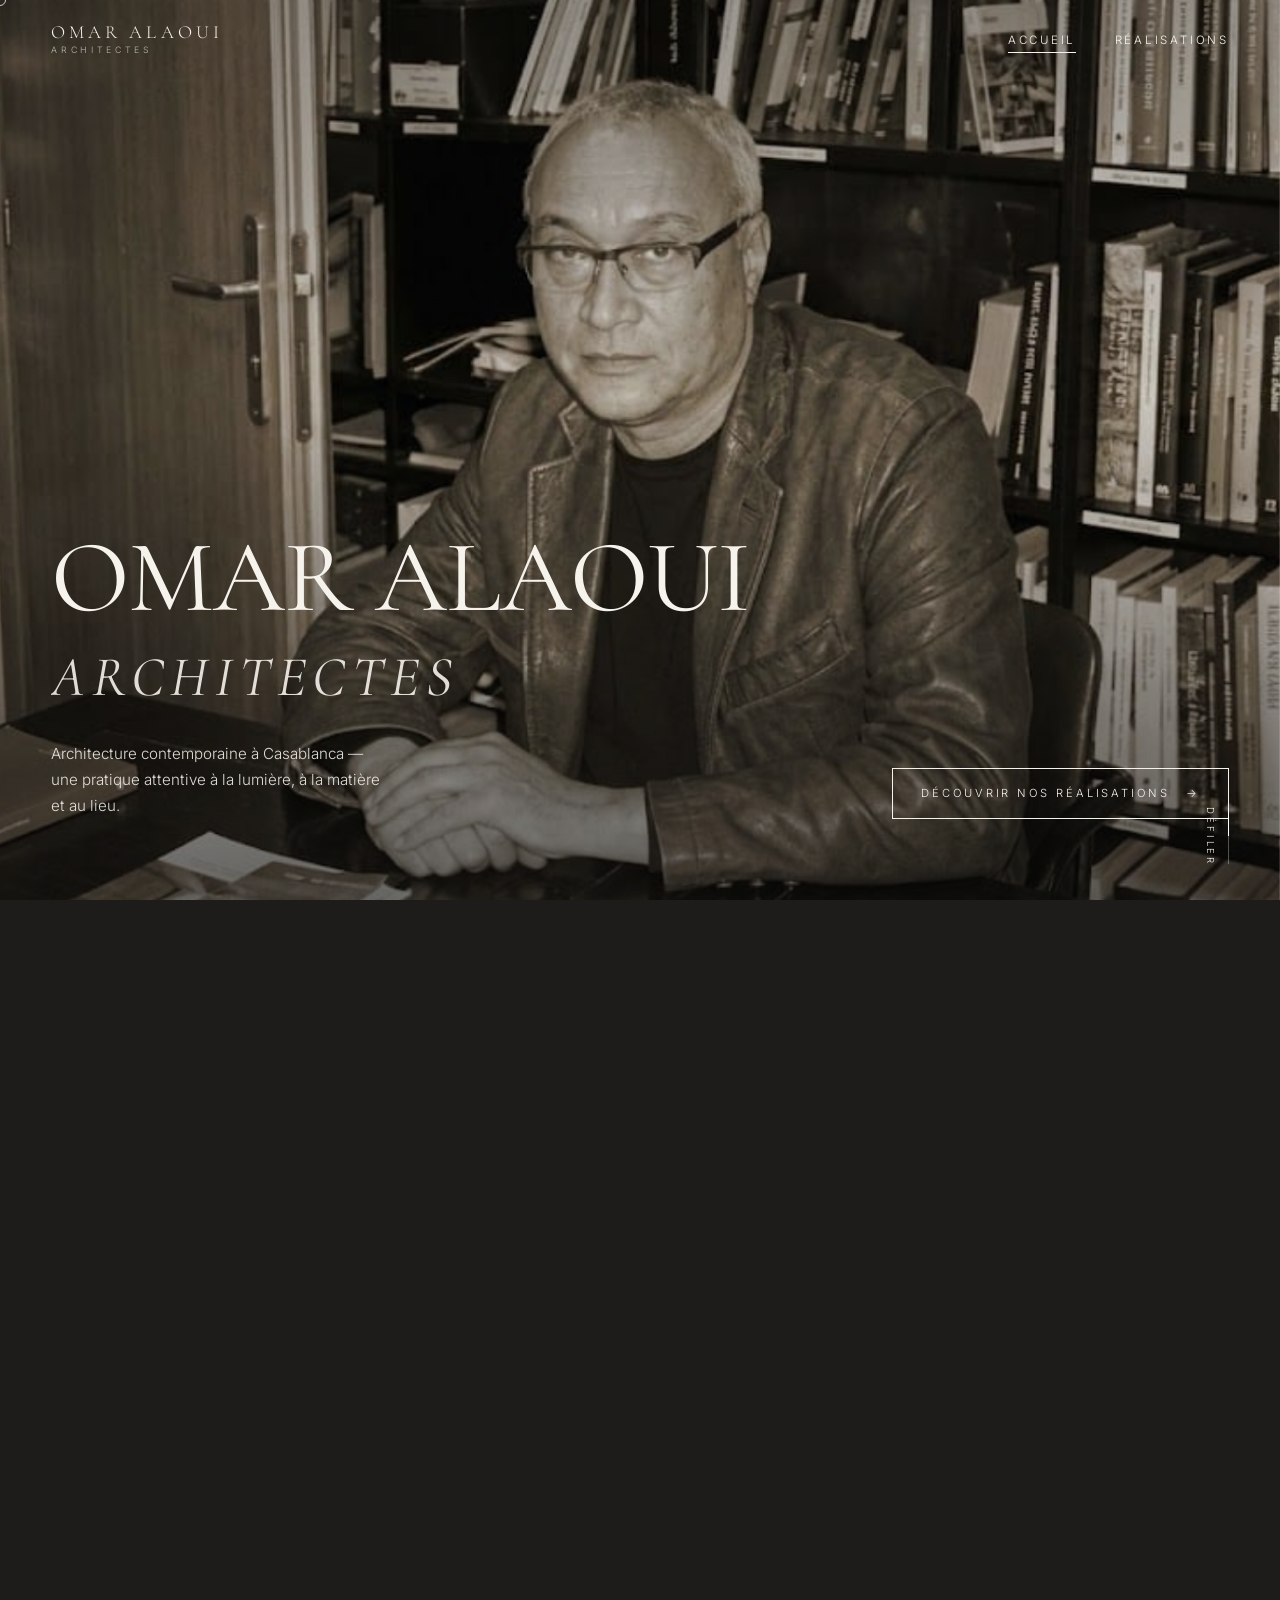
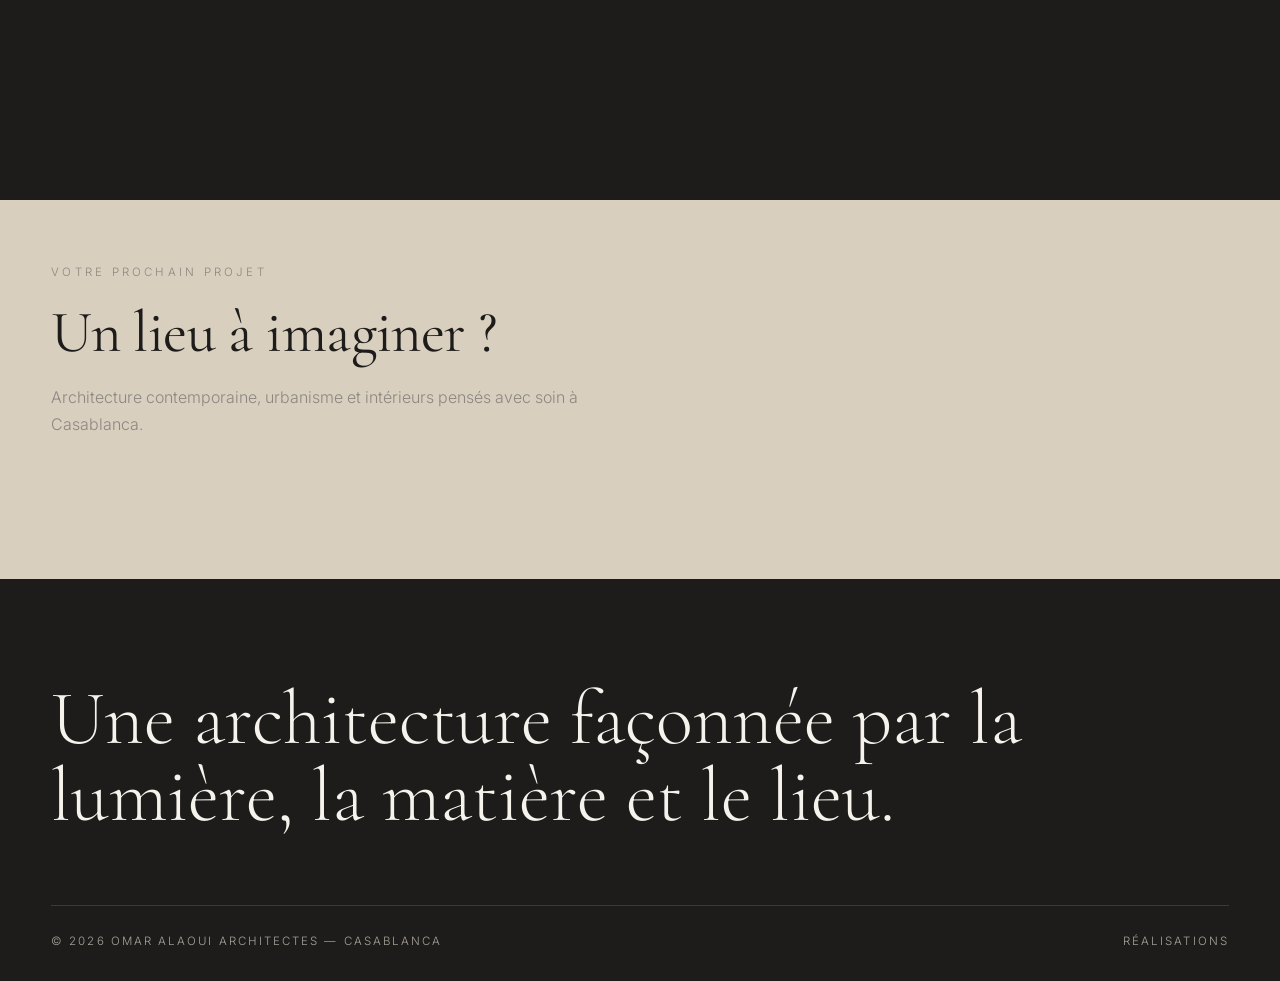
<file: index.html>
<!DOCTYPE html>
<html lang="fr">
<head>
<meta charset="utf-8">
<meta name="viewport" content="width=device-width,initial-scale=1">
<title>Omar Alaoui Architectes — Casablanca</title>
<meta name="description" content="Omar Alaoui Architectes, cabinet d'architecture basé à Casablanca, Maroc.">
<link rel="preconnect" href="https://fonts.googleapis.com"><link rel="preconnect" href="https://fonts.gstatic.com" crossorigin>
<link href="https://fonts.googleapis.com/css2?family=Cormorant+Garamond:ital,wght@0,300;0,400;0,500;1,300;1,400&family=Inter:wght@300;400&display=swap" rel="stylesheet">
<link rel="stylesheet" href="style.css">
</head>
<body data-page="home">
<a class="skip" href="#main">Aller au contenu</a>
<div id="site-header"></div>
<main id="main">
  <section class="hero" style="--hero:url('images/home-hero.png')">
    <div class="hero-media" data-parallax=".1" role="img" aria-label="Portrait en noir et blanc dans une bibliothèque"></div>
    <div class="hero-inner">
      <h1><span class="mask"><span>OMAR ALAOUI</span></span><span class="mask l2"><span>ARCHITECTES</span></span></h1>
      <div class="hero-row">
        <p>Architecture contemporaine à Casablanca — une pratique attentive à la lumière, à la matière et au lieu.</p>
        <a class="btn" href="work.html">Découvrir nos réalisations</a>
      </div>
    </div>
    <div class="scroll" aria-hidden="true"><i></i>DÉFILER</div>
  </section>

  <section class="band">
    <div class="wrap">
      <span class="eyebrow rv">Sélection</span>
      <div class="feature">
        <div class="a img-reveal"><div class="ph real" style="background-image:url('images/home-feature.png')" data-parallax=".06" role="img" aria-label="Cour intérieure contemporaine avec bassin et oliviers"></div></div>
        <div class="b rv"><h2>Une architecture pensée comme un paysage.</h2><p style="margin-top:20px;color:#bdb6aa">Lignes, lumière, matière : découvrez une sélection de projets du cabinet.</p><p style="margin-top:30px"><a class="btn" href="work.html">Voir les réalisations</a></p></div>
      </div>
    </div>
  </section>

  <section class="studio-promo" aria-labelledby="studio-promo-title">
    <div class="wrap promo-inner">
      <div class="rv">
        <span class="eyebrow">Votre prochain projet</span>
        <h2 id="studio-promo-title">Un lieu à imaginer&nbsp;?</h2>
        <p>Architecture contemporaine, urbanisme et intérieurs pensés avec soin à Casablanca.</p>
      </div>
    </div>
  </section>
</main>
<div id="site-footer"></div>
<script src="script.js"></script>
</body>
</html>
</file>
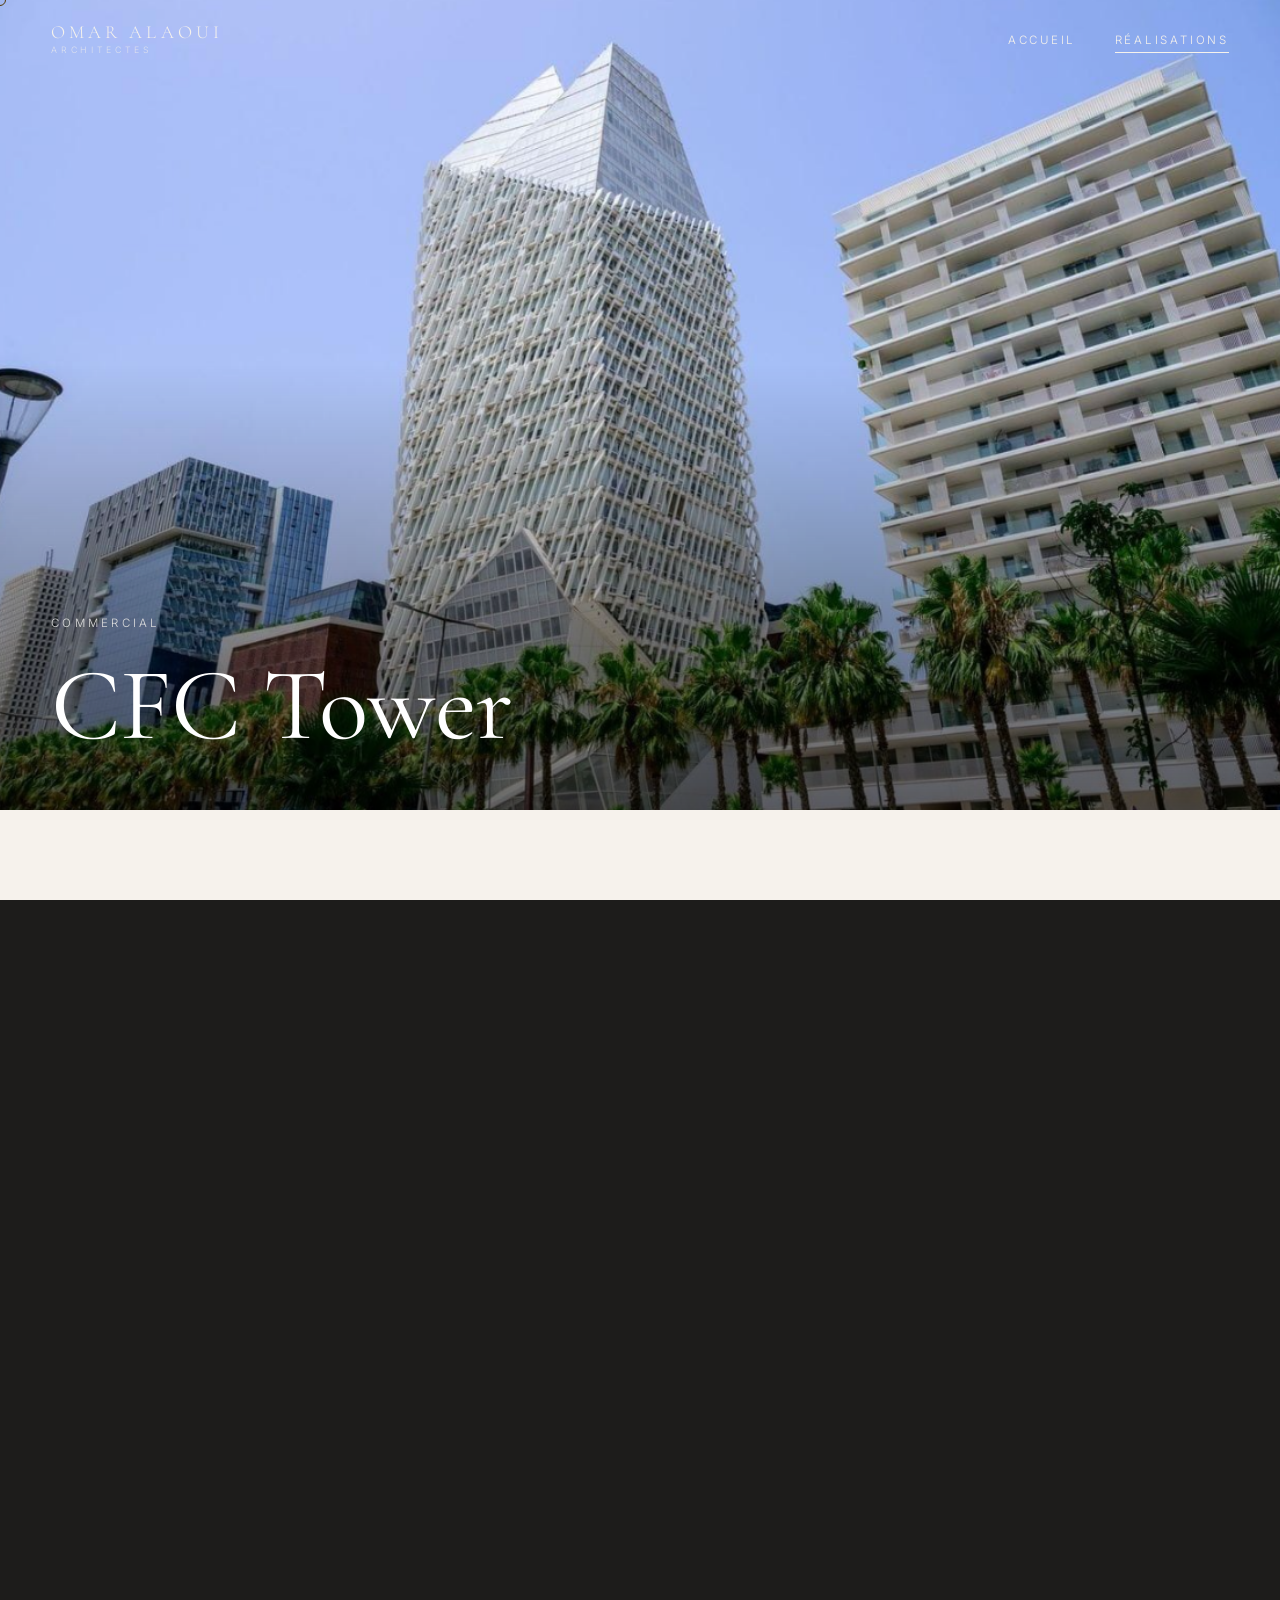
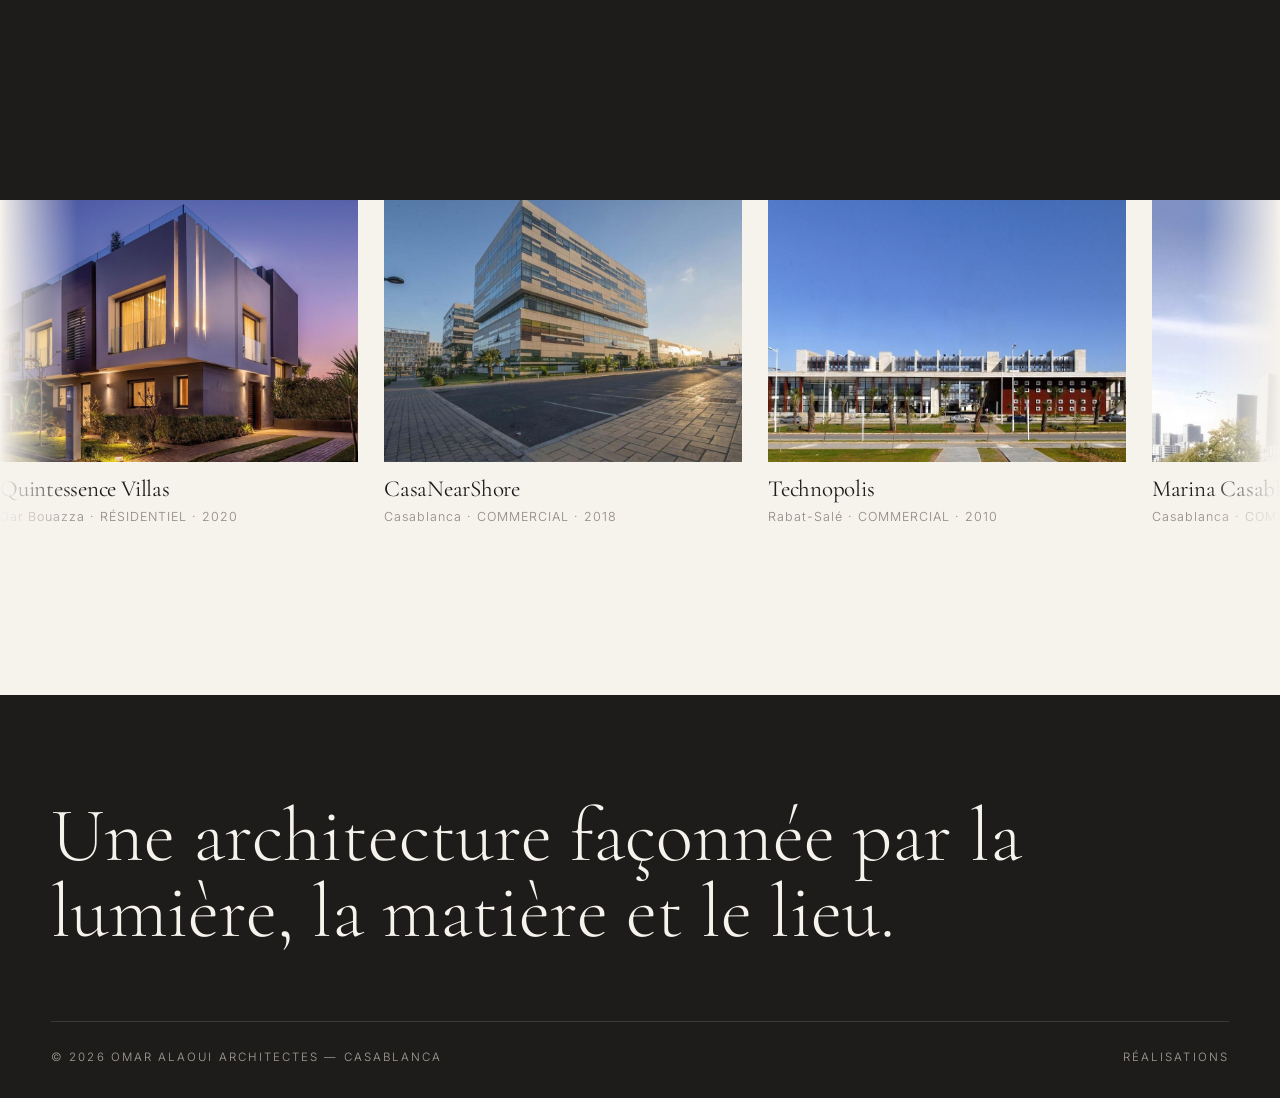
<file: project.html>
<!DOCTYPE html>
<html lang="fr">
<head>
<meta charset="utf-8">
<meta name="viewport" content="width=device-width,initial-scale=1">
<title>Projet — Omar Alaoui Architectes</title>
<link rel="preconnect" href="https://fonts.googleapis.com"><link rel="preconnect" href="https://fonts.gstatic.com" crossorigin>
<link href="https://fonts.googleapis.com/css2?family=Cormorant+Garamond:ital,wght@0,300;0,400;0,500;1,300;1,400&family=Inter:wght@300;400&display=swap" rel="stylesheet">
<link rel="stylesheet" href="style.css">
</head>
<body data-page="project">
<a class="skip" href="#main">Aller au contenu</a>
<div id="site-header"></div>
<main id="main"><div id="project"></div></main>
<div id="site-footer"></div>
<script src="script.js"></script>
</body>
</html>
</file>
<file: style.css>
/* ============================================================
   Omar Alaoui Architectes — shared styles
   ============================================================ */
:root{
  --white:#f6f2ec; --paper:#efe9df; --beige:#d9cfbf; --stone:#8d8780; --char:#1d1c1b; --ink:#111;
  --serif:'Cormorant Garamond','Cormorant',Georgia,'Times New Roman',serif;
  --sans:'Inter','Helvetica Neue',Arial,system-ui,sans-serif;
  --pad:clamp(20px,4vw,64px); --ease:cubic-bezier(.19,1,.22,1);
  --hero:url('images/architecture.jpg');
}

/* Reset */
*{box-sizing:border-box;margin:0;padding:0}
html{scroll-behavior:smooth;-webkit-text-size-adjust:100%}
body{background:var(--white);color:var(--char);font-family:var(--sans);font-weight:300;line-height:1.7;overflow-x:hidden;-webkit-font-smoothing:antialiased}
img{max-width:100%;display:block}
a{color:inherit;text-decoration:none}
button{font:inherit;color:inherit;background:none;border:0;cursor:pointer}
:focus-visible{outline:2px solid var(--char);outline-offset:4px}
.skip{position:absolute;left:-999px;top:8px;background:var(--char);color:var(--white);padding:8px 14px;z-index:300}
.skip:focus{left:8px}

/* Typography */
h1,h2,h3{font-family:var(--serif);font-weight:400;line-height:1.05;letter-spacing:-.01em}
h1{font-size:clamp(2.8rem,8vw,7.5rem)}
h2{font-size:clamp(2rem,4.6vw,4rem)}
h3{font-size:clamp(1.4rem,2.2vw,2rem)}
.eyebrow{font-size:.72rem;letter-spacing:.28em;text-transform:uppercase;color:var(--stone);display:block;margin-bottom:1.2rem}
.wrap{padding-inline:var(--pad);max-width:1600px;margin-inline:auto}
section{padding-block:clamp(70px,11vw,160px)}
p{max-width:62ch}
.lead{font-family:var(--serif);font-size:clamp(1.3rem,2.2vw,2rem);line-height:1.4;max-width:30em}

/* Loader & page transitions */
.loader,.curtain{position:fixed;inset:0;background:var(--char);color:var(--white);z-index:500;display:flex;align-items:center;justify-content:center;flex-direction:column;gap:14px}
.loader{transition:transform 1s var(--ease) .2s}
.loader.done{transform:translateY(-100%);pointer-events:none}
.loader b{font-family:var(--serif);font-weight:400;font-size:clamp(1.4rem,3vw,2.2rem);letter-spacing:.3em;text-align:center;max-width:90vw;word-break:break-word}
.loader i{display:block;width:120px;height:1px;background:rgba(255,255,255,.2);position:relative;overflow:hidden}
.loader i::after{content:"";position:absolute;inset:0;background:var(--white);transform:translateX(-100%);animation:ld 1s var(--ease) forwards}
@keyframes ld{to{transform:none}}
.curtain{transform:translateY(100%);transition:transform .7s var(--ease);pointer-events:none}
.curtain.on{transform:none;pointer-events:all}

/* 3D loader canvas */
.loader-canvas {
  display: block;
  width: 160px;
  height: 160px;
  margin-bottom: 4px;
}
@media (max-width: 600px) {
  .loader-canvas { width: 120px; height: 120px; }
}

/* Header */
header.site{position:fixed;top:0;left:0;right:0;z-index:200;display:flex;justify-content:space-between;align-items:center;padding:22px var(--pad);transition:background .4s,color .4s,padding .4s;color:var(--white)}
header.site.solid,body.light header.site{color:var(--char)}
header.site.solid{background:rgba(246,242,236,.92);backdrop-filter:blur(10px);padding-block:14px}
.logo{font-family:var(--serif);font-size:1.15rem;letter-spacing:.22em;line-height:1.1;text-transform:uppercase}
.logo small{display:block;font-family:var(--sans);font-size:.55rem;letter-spacing:.42em;opacity:.7;margin-top:3px}
nav.main ul{display:flex;gap:clamp(18px,3vw,44px);list-style:none}
nav.main a{font-size:.72rem;letter-spacing:.24em;position:relative;padding-block:6px}
nav.main a::after{content:"";position:absolute;left:0;bottom:0;height:1px;width:100%;background:currentColor;transform:scaleX(0);transform-origin:right;transition:transform .5s var(--ease)}
nav.main a:hover::after,nav.main a[aria-current="page"]::after{transform:scaleX(1);transform-origin:left}
.burger{display:none;width:44px;height:44px;position:relative;z-index:230}
.burger span{position:absolute;left:10px;right:10px;height:1px;background:currentColor;transition:transform .4s var(--ease),top .4s}
.burger span:nth-child(1){top:18px}
.burger span:nth-child(2){top:26px}
.menu-open .burger span:nth-child(1){top:22px;transform:rotate(45deg)}
.menu-open .burger span:nth-child(2){top:22px;transform:rotate(-45deg)}
body.menu-open{overflow:hidden}

/* Hero (homepage) */
.hero{position:relative;height:100vh;min-height:620px;color:var(--white);overflow:hidden;padding:0;display:flex;align-items:flex-end}
.hero-media{position:absolute;inset:-6% 0;background:
  linear-gradient(to top,rgba(10,10,10,.65),rgba(10,10,10,.1) 55%,rgba(10,10,10,.35)),
  var(--hero) center/cover no-repeat,
  linear-gradient(115deg,#3a3835 0%,#6b665f 38%,#a89f92 62%,#d9cfbf 100%);
  will-change:transform;transform:scale(1.08);animation:zoom 2.4s var(--ease) 1.2s forwards}
@keyframes zoom{to{transform:scale(1)}}
.hero-inner{position:relative;width:100%;padding:0 var(--pad) clamp(70px,9vh,110px)}
.hero h1{display:flex;flex-direction:column}
.hero h1 .l2{font-style:italic;font-size:.55em;letter-spacing:.12em;margin-top:.3em;opacity:.9}
.mask{display:block;overflow:hidden}
.mask>span{display:block;transform:translateY(110%);transition:transform 1.2s var(--ease)}
.ready .mask>span{transform:none}
.mask:nth-child(2)>span{transition-delay:.15s}
.hero-row{display:flex;justify-content:space-between;align-items:flex-end;gap:24px;margin-top:34px;flex-wrap:wrap}
.hero-row p{font-size:.95rem;max-width:38ch;opacity:.9}
.btn{display:inline-flex;align-items:center;gap:16px;border:1px solid currentColor;padding:15px 28px;font-size:.7rem;letter-spacing:.26em;text-transform:uppercase;position:relative;overflow:hidden;transition:color .5s,background .5s;cursor:pointer;background:transparent}
.btn::after{content:"→";transition:transform .4s var(--ease)}
.btn:hover::after{transform:translateX(6px)}
.btn:hover{background:var(--white);color:var(--char)}
.btn.dark:hover{background:var(--char);color:var(--white)}
.scroll{position:absolute;right:var(--pad);bottom:34px;display:flex;flex-direction:column;align-items:center;gap:10px;font-size:.6rem;letter-spacing:.3em;writing-mode:vertical-rl}
.scroll i{width:1px;height:56px;background:rgba(255,255,255,.3);position:relative;overflow:hidden}
.scroll i::after{content:"";position:absolute;left:0;top:0;width:1px;height:50%;background:#fff;animation:sc 2s infinite}
@keyframes sc{from{transform:translateY(-100%)}to{transform:translateY(200%)}}

/* Reveal animations */
.rv{opacity:0;transform:translateY(40px);transition:opacity 1.1s var(--ease),transform 1.1s var(--ease)}
.rv.in{opacity:1;transform:none}
.img-reveal{position:relative;overflow:hidden}
.img-reveal::after{content:"";position:absolute;inset:0;background:var(--paper);transform-origin:top;transition:transform 1.2s var(--ease)}
.img-reveal.in::after{transform:scaleY(0)}

/* Placeholder visuals (when image is missing) */
.ph{position:relative;background-size:cover;background-position:center;width:100%;height:100%;min-height:100%;transition:transform 1.4s var(--ease)}
.ph::before{content:"SAMPLE VISUAL";position:absolute;left:14px;top:14px;font-size:.55rem;letter-spacing:.25em;color:rgba(255,255,255,.75);z-index:2}
.ph-1{background:repeating-linear-gradient(90deg,rgba(255,255,255,.07) 0 2px,transparent 2px 46px),linear-gradient(160deg,#cfc5b4,#7d766b 55%,#2c2a27)}
.ph-2{background:linear-gradient(0deg,rgba(0,0,0,.25),transparent 50%),repeating-linear-gradient(0deg,rgba(0,0,0,.09) 0 18px,transparent 18px 52px),linear-gradient(120deg,#e6ddcd,#b9ad99 60%,#8d8780)}
.ph-3{background:radial-gradient(circle at 70% 30%,rgba(255,255,255,.35),transparent 40%),linear-gradient(200deg,#4b4843,#23211f)}
.ph-4{background:repeating-linear-gradient(135deg,rgba(255,255,255,.08) 0 2px,transparent 2px 38px),linear-gradient(180deg,#b9b1a4,#5d5851)}
.ph-5{background:linear-gradient(90deg,rgba(0,0,0,.18) 0 33%,transparent 33% 66%,rgba(0,0,0,.1) 66%),linear-gradient(170deg,#efe9df,#c9bfae 60%,#8d8780)}
.ph-6{background:radial-gradient(ellipse at 30% 80%,rgba(255,255,255,.3),transparent 50%),linear-gradient(150deg,#6f685f,#2a2826)}
.ph.charika{background-image:linear-gradient(0deg,rgba(0,0,0,.15),transparent),var(--hero),linear-gradient(120deg,#6b665f,#d9cfbf)}

/* Real photos */
.ph img{position:absolute;inset:0;width:100%;height:100%;object-fit:cover;z-index:3}
.ph.real::before{display:none}

/* Split / stats / feature */
.split{display:grid;grid-template-columns:1fr 1.4fr;gap:clamp(30px,6vw,100px);align-items:start}
.stats{display:grid;grid-template-columns:repeat(3,1fr);gap:30px;margin-top:60px;border-top:1px solid var(--beige);padding-top:30px}
.stats b{font-family:var(--serif);font-weight:400;font-size:2.4rem;display:block}
.stats span{font-size:.7rem;letter-spacing:.2em;text-transform:uppercase;color:var(--stone)}
.band{background:var(--char);color:var(--white)}
.band .eyebrow{color:#a9a39a}
.feature{display:grid;grid-template-columns:repeat(12,1fr);gap:24px;align-items:end}
.feature .a{grid-column:1/8;aspect-ratio:16/11}
.feature .b{grid-column:9/13;aspect-ratio:3/4}
.photo-credit{position:absolute;left:14px;bottom:14px;z-index:2;color:rgba(255,255,255,.9);font-size:.6rem;letter-spacing:.08em;text-shadow:0 1px 5px rgba(0,0,0,.7)}
.parallax{will-change:transform}

/* Studio promo */
.studio-promo{background:var(--beige)}
.promo-inner{display:flex;justify-content:space-between;align-items:flex-end;gap:40px}
.promo-inner h2{max-width:12em}
.promo-inner .eyebrow{color:var(--stone)}
.promo-inner .rv>p{margin-top:20px;color:var(--stone)}
.promo-inner>p{flex-shrink:0}

/* Inner page head */
.page-head{padding-top:clamp(150px,22vh,240px);padding-bottom:clamp(40px,6vw,80px)}
.page-head h1{font-size:clamp(3rem,9vw,8rem)}
.page-head p{margin-top:28px;color:var(--stone)}

/* Filters */
.filters{display:flex;flex-wrap:wrap;gap:8px 28px;border-top:1px solid var(--beige);border-bottom:1px solid var(--beige);padding:18px 0;margin-bottom:50px}
.filters button{font-size:.7rem;letter-spacing:.24em;padding:6px 0;color:var(--stone);position:relative;transition:color .3s}
.filters button[aria-pressed="true"],.filters button:hover{color:var(--char)}
.filters button[aria-pressed="true"]::after{content:"";position:absolute;left:0;right:0;bottom:0;height:1px;background:var(--char)}

/* Project grid */
.grid{display:grid;grid-template-columns:repeat(12,1fr);gap:clamp(24px,3vw,48px) 24px}
.card{display:block;grid-column:span 6;transition:opacity .5s,transform .5s var(--ease)}
.card:nth-child(4n+1){grid-column:1/8}
.card:nth-child(4n+2){grid-column:9/13;margin-top:18vw}
.card:nth-child(4n+3){grid-column:2/7}
.card:nth-child(4n+4){grid-column:7/13;margin-top:6vw}
.card .frame{overflow:hidden;aspect-ratio:4/3;background:var(--paper)}
.card:nth-child(4n+2) .frame{aspect-ratio:3/4}
.card:nth-child(4n+3) .frame{aspect-ratio:1/1}
.card:hover .ph{transform:scale(1.06)}
.card.hide{display:none}
.meta{display:flex;justify-content:space-between;gap:20px;padding-top:16px;font-size:.78rem;letter-spacing:.08em;color:var(--stone)}
.meta h3{color:var(--char);margin-bottom:4px}
.note{font-size:.78rem;color:var(--stone);border-left:1px solid var(--beige);padding-left:14px;margin-top:40px}

/* Project detail */
.pd-hero{height:90vh;min-height:520px;position:relative;padding:0;overflow:hidden}
.pd-hero .ph{position:absolute;inset:-5% 0;height:110%}
.pd-hero::after{content:"";position:absolute;inset:0;background:linear-gradient(to top,rgba(0,0,0,.55),transparent 55%)}
.pd-hero .t{position:absolute;z-index:3;left:var(--pad);bottom:50px;color:#fff}
.info{display:grid;grid-template-columns:repeat(4,1fr);gap:24px;border-bottom:1px solid var(--beige);padding-bottom:30px;margin-bottom:60px}
.info dt{font-size:.65rem;letter-spacing:.25em;text-transform:uppercase;color:var(--stone)}
.info dd{font-family:var(--serif);font-size:1.3rem}
.gal{display:grid;grid-template-columns:repeat(12,1fr);gap:24px}
.gal>div:nth-child(1){grid-column:1/8;aspect-ratio:4/3}
.gal>div:nth-child(2){grid-column:8/13;aspect-ratio:3/4;margin-top:6vw}
.gal>div:nth-child(3){grid-column:3/13;aspect-ratio:21/9}
.gal>div:nth-child(4){grid-column:1/7;aspect-ratio:4/3}
.gal>div{overflow:hidden}

/* Other projects carousel (project page) */
.more{padding-top:0}
.more .wrap{border-top:1px solid var(--beige);padding-top:clamp(50px,7vw,90px);margin-bottom:clamp(28px,4vw,50px)}
.more h2{margin-top:-.4rem}
.mq{overflow:hidden;-webkit-mask-image:linear-gradient(90deg,transparent,#000 6%,#000 94%,transparent);mask-image:linear-gradient(90deg,transparent,#000 6%,#000 94%,transparent)}
.mq-track{display:flex;width:max-content;animation:mq 60s linear infinite;will-change:transform}
.mq:hover .mq-track,.mq:focus-within .mq-track{animation-play-state:paused}
@keyframes mq{to{transform:translateX(-50%)}}
.mq-card{display:block;flex:0 0 auto;width:clamp(240px,28vw,380px);margin-right:clamp(16px,2vw,28px)}
.mq-card .frame{overflow:hidden;aspect-ratio:4/3;background:var(--paper)}
.mq-card:hover .ph,.mq-card:focus-visible .ph{transform:scale(1.06)}
.mq-card .meta{padding-top:14px}
.mq-card .meta h3{font-size:clamp(1.2rem,1.8vw,1.6rem);line-height:1.15}

/* Studio page */
.portrait{aspect-ratio:3/4;overflow:hidden}
.pillars{display:grid;grid-template-columns:repeat(3,1fr);gap:40px}
.pillars div{border-top:1px solid #4a4743;padding-top:24px}
.pillars h3{margin-bottom:12px}
.pillars p{color:#bdb6aa;font-size:.92rem}
.timeline{list-style:none;border-left:1px solid var(--beige);margin-left:6px}
.timeline li{padding:0 0 36px 30px;position:relative}
.timeline li::before{content:"";position:absolute;left:-4px;top:10px;width:7px;height:7px;background:var(--char);border-radius:50%}
.timeline b{font-family:var(--serif);font-weight:400;font-size:1.5rem}

/* Services */
.svc{display:grid;grid-template-columns:1fr 1fr;gap:clamp(30px,6vw,100px);align-items:center;padding-block:clamp(40px,6vw,90px);border-top:1px solid var(--beige)}
.svc:nth-child(even) .svc-img{order:2}
.svc-img{aspect-ratio:4/3;overflow:hidden}
.svc .n{font-family:var(--serif);font-size:1rem;color:var(--stone)}
.svc h2{margin:10px 0 20px}
.svc ul{list-style:none;margin-top:22px;font-size:.78rem;letter-spacing:.14em;text-transform:uppercase;color:var(--stone)}
.svc li{padding:8px 0;border-bottom:1px solid var(--beige)}
.svc:hover .ph{transform:scale(1.05)}

/* Contact */
.contact-grid{display:grid;grid-template-columns:1fr 1.2fr;gap:clamp(40px,7vw,120px)}
.contact-grid dl div{padding:20px 0;border-bottom:1px solid var(--beige)}
.contact-grid dt{font-size:.65rem;letter-spacing:.25em;text-transform:uppercase;color:var(--stone)}
.contact-grid dd{font-family:var(--serif);font-size:1.5rem}
form .f{position:relative;margin-bottom:30px}
form label{display:block;font-size:.65rem;letter-spacing:.25em;text-transform:uppercase;color:var(--stone);margin-bottom:6px}
form input,form select,form textarea{width:100%;background:transparent;border:0;border-bottom:1px solid var(--stone);padding:10px 0;font:inherit;font-size:1.05rem;color:var(--char);border-radius:0}
form textarea{min-height:120px;resize:vertical}
form input:focus,form select:focus,form textarea:focus{outline:0;border-color:var(--char)}
.err{color:#9b2c1f;font-size:.75rem;min-height:1.1em;display:block;margin-top:4px}
.ok{display:none;padding:18px;border:1px solid var(--char);margin-top:24px}
.ok.show{display:block}
.mapbox{margin-top:60px;border:1px dashed var(--stone);padding:40px;text-align:center;color:var(--stone);font-size:.85rem;background:var(--paper)}

/* Footer */
footer.site{background:var(--char);color:var(--white);padding:clamp(60px,8vw,110px) var(--pad) 30px}
footer .big{font-family:var(--serif);font-size:clamp(2rem,6vw,5.5rem);line-height:1;max-width:14em}
footer .cols{display:flex;justify-content:space-between;flex-wrap:wrap;gap:30px;margin-top:70px;padding-top:26px;border-top:1px solid #3b3935;font-size:.72rem;letter-spacing:.18em;text-transform:uppercase;color:#a9a39a}
footer .cols a:hover{color:#fff}

/* Custom cursor */
.cursor{position:fixed;left:0;top:0;width:12px;height:12px;border:1px solid var(--white);border-radius:50%;pointer-events:none;z-index:600;mix-blend-mode:difference;transition:width .3s var(--ease),height .3s var(--ease),background .3s;transform:translate(-50%,-50%);display:none}
.cursor.big{width:56px;height:56px;background:rgba(255,255,255,.15)}
@media (hover:hover) and (pointer:fine){.cursor{display:block}}

/* Responsive */
@media(max-width:900px){
  .burger{display:block}
  nav.main{position:fixed;inset:0;background:var(--char);color:var(--white);display:flex;align-items:center;justify-content:center;transform:translateY(-100%);transition:transform .8s var(--ease);z-index:220;visibility:hidden}
  .menu-open nav.main{transform:none;visibility:visible}
  .menu-open header.site{z-index:230;color:var(--white);background:transparent;backdrop-filter:none}
  nav.main ul{flex-direction:column;align-items:center;gap:26px}
  nav.main a{display:block;padding:10px 16px;font-family:var(--serif);font-size:2.2rem;letter-spacing:.08em}
  .split,.contact-grid,.svc{grid-template-columns:1fr}
  .promo-inner{align-items:flex-start;flex-direction:column}
  .svc:nth-child(even) .svc-img{order:0}
  .feature .a,.feature .b{grid-column:1/-1}
  .pillars{grid-template-columns:1fr}
  .info{grid-template-columns:repeat(2,1fr)}
  .card,.card:nth-child(n){grid-column:1/-1;margin-top:0}
  .card:nth-child(n) .frame{aspect-ratio:4/3}
  .gal>div:nth-child(n){grid-column:1/-1;margin-top:0;aspect-ratio:4/3}
  .scroll{display:none}
  .stats{grid-template-columns:1fr}
}

@media(max-width:600px){
  :root{--pad:20px}
  header.site{padding-top:max(14px,env(safe-area-inset-top))}
  .logo{font-size:1rem;letter-spacing:.16em}
  .burger{width:48px;height:48px;margin-right:-8px}
  .hero{height:100vh;height:100svh;min-height:min(600px,100svh)}
  .hero-inner{padding-bottom:max(76px,10svh)}
  .hero h1{font-size:clamp(2.55rem,12vw,4.2rem)}
  .hero h1 .l2{font-size:.48em}
  .hero-row{align-items:flex-start;flex-direction:column;gap:22px;margin-top:24px}
  .hero-row p{font-size:.9rem;max-width:34ch}
  .btn{min-height:48px;padding:13px 18px;font-size:.65rem;letter-spacing:.16em}
  .feature{gap:28px}
  .feature .a{aspect-ratio:4/3}
  .feature .b{aspect-ratio:auto}
  .page-head{padding-top:140px}
  .page-head h1{font-size:clamp(2.8rem,13vw,4.5rem);overflow-wrap:anywhere}
  .filters{gap:10px 18px;margin-bottom:32px}
  .filters button{min-height:40px;font-size:.64rem;letter-spacing:.14em}
  .filters #count{flex-basis:100%;margin-left:0!important;padding-top:8px}
  .meta{gap:12px;font-size:.72rem}
  .meta>span{white-space:nowrap}
  .info{gap:20px 12px;margin-bottom:38px}
  .info dd{font-size:1.15rem;overflow-wrap:anywhere}
  .pd-hero{height:78vh;height:78svh;min-height:420px}
  .pd-hero .t{bottom:32px}
  .gal{gap:16px}
  .contact-grid dd{font-size:1.3rem;overflow-wrap:anywhere}
  .mapbox{margin-top:36px;padding:24px 18px}
  footer .cols{flex-direction:column;gap:18px;margin-top:42px;font-size:.65rem;letter-spacing:.12em}
}

/* Reduced motion */
@media(prefers-reduced-motion:reduce){
  *,*::before,*::after{animation-duration:.01ms!important;transition-duration:.01ms!important;scroll-behavior:auto!important}
  .rv,.mask>span{opacity:1;transform:none}
  .img-reveal::after{display:none}
  .mq-track{animation:none!important}
  .mq{overflow-x:auto;-webkit-mask-image:none;mask-image:none}
}
</file>
